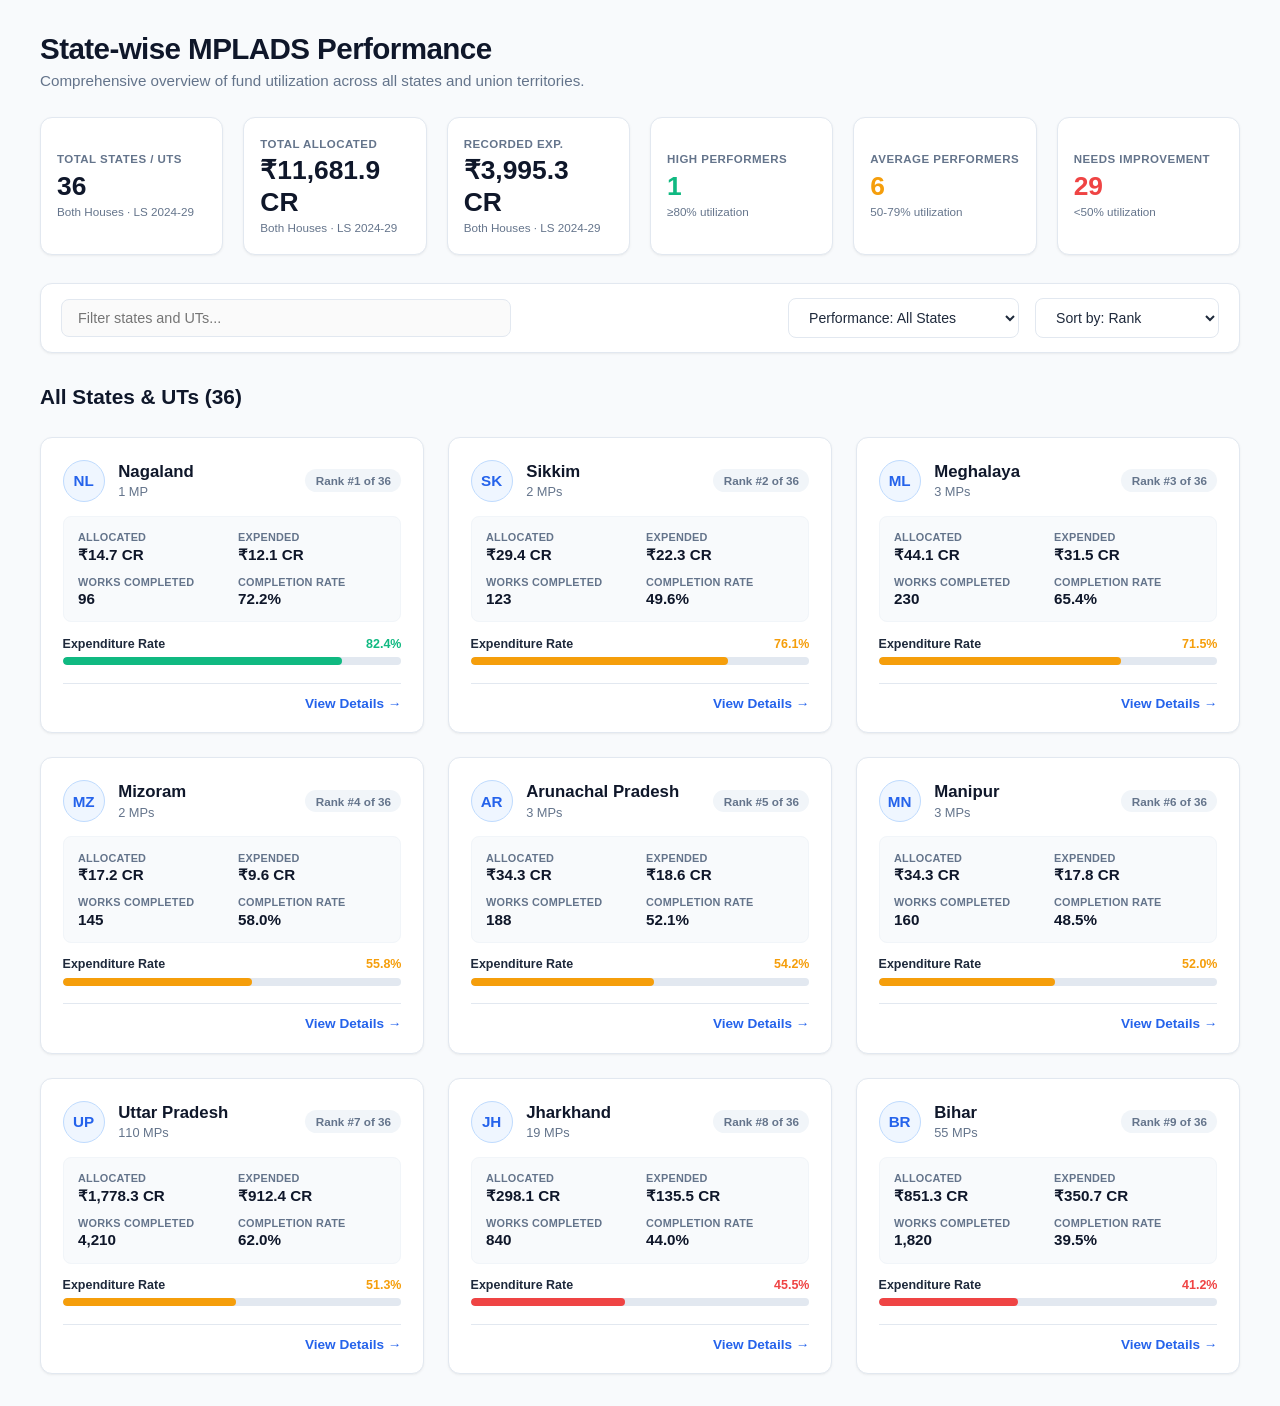
<file: maps.html>
<!DOCTYPE html>
<html lang="en">
<head>
    <meta charset="UTF-8">
    <meta name="viewport" content="width=device-width, initial-scale=1.0">
    <title>CivicLens AI - State-wise Performance</title>
    <style>
        :root {
            --bg-color: #f8fafc;
            --card-bg: #ffffff;
            --primary: #0f172a;
            --accent: #2563eb;
            --accent-hover: #1d4ed8;
            --text-main: #1e293b;
            --text-muted: #64748b;
            --border: #e2e8f0;
            --success: #10b981;
            --warning: #f59e0b;
            --danger: #ef4444;
            --shadow: 0 1px 3px 0 rgba(0, 0, 0, 0.05), 0 1px 2px -1px rgba(0, 0, 0, 0.05);
            --shadow-hover: 0 10px 15px -3px rgba(0, 0, 0, 0.08), 0 4px 6px -2px rgba(0, 0, 0, 0.04);
        }

        * {
            box-sizing: border-box;
            margin: 0;
            padding: 0;
            font-family: -apple-system, BlinkMacSystemFont, "Segoe UI", Roboto, sans-serif;
        }

        body {
            background-color: var(--bg-color);
            color: var(--text-main);
            width: 100vw;
            min-height: 100vh;
            overflow-x: hidden;
        }

        /* Symmetric Layout Container */
        .app-wrapper {
            width: 100%;
            max-width: 1440px;
            margin: 0 auto;
            padding: 2rem 2.5rem;
            display: flex;
            flex-direction: column;
            gap: 1.75rem;
        }

        /* Page Header */
        .page-header {
            display: flex;
            flex-direction: column;
            gap: 0.35rem;
        }

        .page-header h1 {
            font-size: 1.85rem;
            font-weight: 700;
            color: var(--primary);
            letter-spacing: -0.02em;
        }

        .page-header p {
            color: var(--text-muted);
            font-size: 0.95rem;
        }

        /* Perfectly Balanced Top KPI Row */
        .kpi-grid {
            display: grid;
            grid-template-columns: repeat(6, 1fr);
            gap: 1.25rem;
            width: 100%;
        }

        .kpi-card {
            background: var(--card-bg);
            border: 1px solid var(--border);
            border-radius: 12px;
            padding: 1.25rem 1rem;
            box-shadow: var(--shadow);
            display: flex;
            flex-direction: column;
            justify-content: center;
            transition: transform 0.2s ease, box-shadow 0.2s ease;
        }

        .kpi-card:hover {
            transform: translateY(-2px);
            box-shadow: var(--shadow-hover);
        }

        .kpi-title {
            font-size: 0.72rem;
            color: var(--text-muted);
            font-weight: 700;
            text-transform: uppercase;
            letter-spacing: 0.04em;
        }

        .kpi-value {
            font-size: 1.65rem;
            font-weight: 700;
            color: var(--primary);
            margin: 0.35rem 0 0.15rem 0;
            line-height: 1.2;
        }

        .kpi-sub {
            font-size: 0.73rem;
            color: var(--text-muted);
            white-space: nowrap;
        }

        /* Symmetric Search & Controls Bar */
        .filter-bar {
            background: var(--card-bg);
            border: 1px solid var(--border);
            border-radius: 12px;
            padding: 0.85rem 1.25rem;
            display: flex;
            gap: 1rem;
            align-items: center;
            justify-content: space-between;
            box-shadow: var(--shadow);
        }

        .search-box {
            flex: 1;
            max-width: 450px;
        }

        .search-box input {
            width: 100%;
            padding: 0.65rem 1rem;
            border: 1px solid var(--border);
            border-radius: 8px;
            outline: none;
            font-size: 0.9rem;
            transition: border-color 0.2s, box-shadow 0.2s;
            background: #fafafa;
        }

        .search-box input:focus {
            border-color: var(--accent);
            background: #ffffff;
            box-shadow: 0 0 0 3px rgba(37, 99, 235, 0.1);
        }

        .filter-controls {
            display: flex;
            gap: 1rem;
            align-items: center;
        }

        .select-control select {
            padding: 0.65rem 1rem;
            border: 1px solid var(--border);
            border-radius: 8px;
            background: white;
            color: var(--text-main);
            font-size: 0.88rem;
            font-weight: 500;
            outline: none;
            cursor: pointer;
            transition: border-color 0.2s;
        }

        .select-control select:focus {
            border-color: var(--accent);
        }

        /* Section Title */
        .section-header {
            font-size: 1.3rem;
            font-weight: 700;
            color: var(--primary);
            margin-top: 0.25rem;
        }

        /* 3-Column Balanced State Cards Grid */
        .state-grid {
            display: grid;
            grid-template-columns: repeat(3, 1fr);
            gap: 1.5rem;
            width: 100%;
        }

        .state-card {
            background: var(--card-bg);
            border: 1px solid var(--border);
            border-radius: 12px;
            padding: 1.35rem;
            box-shadow: var(--shadow);
            display: flex;
            flex-direction: column;
            justify-content: space-between;
            gap: 1.1rem;
            transition: transform 0.25 ease, box-shadow 0.25s ease, border-color 0.25s ease;
        }

        .state-card:hover {
            transform: translateY(-4px);
            box-shadow: var(--shadow-hover);
            border-color: var(--accent);
        }

        .state-header {
            display: flex;
            align-items: center;
            justify-content: space-between;
        }

        .state-title-area {
            display: flex;
            align-items: center;
            gap: 0.85rem;
        }

        .state-icon {
            width: 42px;
            height: 42px;
            border-radius: 50%;
            background: #eff6ff;
            color: var(--accent);
            display: flex;
            align-items: center;
            justify-content: center;
            font-weight: 700;
            font-size: 0.95rem;
            border: 1px solid #bfdbfe;
            flex-shrink: 0;
        }

        .state-info h3 {
            font-size: 1.05rem;
            font-weight: 700;
            color: var(--primary);
            line-height: 1.2;
        }

        .state-info p {
            font-size: 0.8rem;
            color: var(--text-muted);
            margin-top: 0.15rem;
        }

        .rank-badge {
            font-size: 0.73rem;
            font-weight: 600;
            padding: 0.3rem 0.65rem;
            background: #f1f5f9;
            color: var(--text-muted);
            border-radius: 20px;
            white-space: nowrap;
        }

        /* Clean Metrics Grid inside State Card */
        .state-metrics {
            display: grid;
            grid-template-columns: 1fr 1fr;
            gap: 0.75rem;
            background: #f8fafc;
            padding: 0.9rem;
            border-radius: 8px;
            border: 1px solid #f1f5f9;
        }

        .metric-item {
            display: flex;
            flex-direction: column;
        }

        .metric-label {
            font-size: 0.68rem;
            color: var(--text-muted);
            text-transform: uppercase;
            font-weight: 600;
            letter-spacing: 0.02em;
        }

        .metric-val {
            font-size: 0.95rem;
            font-weight: 700;
            color: var(--primary);
            margin-top: 0.15rem;
        }

        /* Progress Bar Styling */
        .progress-container {
            display: flex;
            flex-direction: column;
            gap: 0.4rem;
        }

        .progress-header {
            display: flex;
            justify-content: space-between;
            font-size: 0.78rem;
            font-weight: 600;
        }

        .progress-bar {
            height: 8px;
            width: 100%;
            background: #e2e8f0;
            border-radius: 4px;
            overflow: hidden;
        }

        .progress-fill {
            height: 100%;
            border-radius: 4px;
            transition: width 0.4s ease;
        }

        /* Action Link */
        .card-footer {
            padding-top: 0.75rem;
            border-top: 1px solid var(--border);
            display: flex;
            justify-content: flex-end;
        }

        .explore-btn {
            display: inline-flex;
            align-items: center;
            gap: 0.35rem;
            color: var(--accent);
            text-decoration: none;
            font-size: 0.85rem;
            font-weight: 600;
            transition: color 0.2s ease, transform 0.2s ease;
        }

        .explore-btn:hover {
            color: var(--accent-hover);
            transform: translateX(3px);
        }

        /* Responsive Breakpoints for Symmetrical Adaptation */
        @media (max-width: 1200px) {
            .kpi-grid {
                grid-template-columns: repeat(3, 1fr);
            }
            .state-grid {
                grid-template-columns: repeat(2, 1fr);
            }
        }

        @media (max-width: 768px) {
            .app-wrapper {
                padding: 1.25rem;
            }
            .kpi-grid {
                grid-template-columns: repeat(2, 1fr);
            }
            .state-grid {
                grid-template-columns: 1fr;
            }
            .filter-bar {
                flex-direction: column;
                align-items: stretch;
            }
            .search-box {
                max-width: 100%;
            }
            .filter-controls {
                justify-content: space-between;
            }
        }
    </style>
</head>
<body>

    <div class="app-wrapper">
        <header class="page-header">
            <h1>State-wise MPLADS Performance</h1>
            <p>Comprehensive overview of fund utilization across all states and union territories.</p>
        </header>

        <div class="kpi-grid">
            <div class="kpi-card">
                <div class="kpi-title">Total States / UTs</div>
                <div class="kpi-value">36</div>
                <div class="kpi-sub">Both Houses · LS 2024-29</div>
            </div>
            <div class="kpi-card">
                <div class="kpi-title">Total Allocated</div>
                <div class="kpi-value">₹11,681.9 CR</div>
                <div class="kpi-sub">Both Houses · LS 2024-29</div>
            </div>
            <div class="kpi-card">
                <div class="kpi-title">Recorded Exp.</div>
                <div class="kpi-value">₹3,995.3 CR</div>
                <div class="kpi-sub">Both Houses · LS 2024-29</div>
            </div>
            <div class="kpi-card">
                <div class="kpi-title">High Performers</div>
                <div class="kpi-value" style="color: var(--success);">1</div>
                <div class="kpi-sub">≥80% utilization</div>
            </div>
            <div class="kpi-card">
                <div class="kpi-title">Average Performers</div>
                <div class="kpi-value" style="color: var(--warning);">6</div>
                <div class="kpi-sub">50-79% utilization</div>
            </div>
            <div class="kpi-card">
                <div class="kpi-title">Needs Improvement</div>
                <div class="kpi-value" style="color: var(--danger);">29</div>
                <div class="kpi-sub">&lt;50% utilization</div>
            </div>
        </div>

        <div class="filter-bar">
            <div class="search-box">
                <input type="text" id="searchInput" placeholder="Filter states and UTs..." onkeyup="filterStates()">
            </div>
            <div class="filter-controls">
                <div class="select-control">
                    <select id="performanceFilter" onchange="filterStates()">
                        <option value="all">Performance: All States</option>
                        <option value="high">High (&ge;80%)</option>
                        <option value="avg">Average (50-79%)</option>
                        <option value="low">Needs Improvement (&lt;50%)</option>
                    </select>
                </div>
                <div class="select-control">
                    <select id="sortFilter" onchange="sortStates()">
                        <option value="rank">Sort by: Rank</option>
                        <option value="util">Sort by: Utilization %</option>
                    </select>
                </div>
            </div>
        </div>

        <h2 class="section-header">All States & UTs (36)</h2>

        <div class="state-grid" id="stateGrid">

            <div class="state-card" data-name="Nagaland" data-level="high" data-util="82.4" data-rank="1">
                <div>
                    <div class="state-header">
                        <div class="state-title-area">
                            <div class="state-icon">NL</div>
                            <div class="state-info">
                                <h3>Nagaland</h3>
                                <p>1 MP</p>
                            </div>
                        </div>
                        <span class="rank-badge">Rank #1 of 36</span>
                    </div>
                    <div class="state-metrics" style="margin-top: 0.9rem;">
                        <div class="metric-item"><span class="metric-label">Allocated</span><span class="metric-val">₹14.7 CR</span></div>
                        <div class="metric-item"><span class="metric-label">Expended</span><span class="metric-val">₹12.1 CR</span></div>
                        <div class="metric-item"><span class="metric-label">Works Completed</span><span class="metric-val">96</span></div>
                        <div class="metric-item"><span class="metric-label">Completion Rate</span><span class="metric-val">72.2%</span></div>
                    </div>
                    <div class="progress-container" style="margin-top: 0.9rem;">
                        <div class="progress-header"><span>Expenditure Rate</span><span style="color: var(--success);">82.4%</span></div>
                        <div class="progress-bar"><div class="progress-fill" style="width: 82.4%; background: var(--success);"></div></div>
                    </div>
                </div>
                <div class="card-footer">
                    <a href="mps.html?state=Nagaland" class="explore-btn">View Details &rarr;</a>
                </div>
            </div>

            <div class="state-card" data-name="Sikkim" data-level="avg" data-util="76.1" data-rank="2">
                <div>
                    <div class="state-header">
                        <div class="state-title-area">
                            <div class="state-icon">SK</div>
                            <div class="state-info">
                                <h3>Sikkim</h3>
                                <p>2 MPs</p>
                            </div>
                        </div>
                        <span class="rank-badge">Rank #2 of 36</span>
                    </div>
                    <div class="state-metrics" style="margin-top: 0.9rem;">
                        <div class="metric-item"><span class="metric-label">Allocated</span><span class="metric-val">₹29.4 CR</span></div>
                        <div class="metric-item"><span class="metric-label">Expended</span><span class="metric-val">₹22.3 CR</span></div>
                        <div class="metric-item"><span class="metric-label">Works Completed</span><span class="metric-val">123</span></div>
                        <div class="metric-item"><span class="metric-label">Completion Rate</span><span class="metric-val">49.6%</span></div>
                    </div>
                    <div class="progress-container" style="margin-top: 0.9rem;">
                        <div class="progress-header"><span>Expenditure Rate</span><span style="color: var(--warning);">76.1%</span></div>
                        <div class="progress-bar"><div class="progress-fill" style="width: 76.1%; background: var(--warning);"></div></div>
                    </div>
                </div>
                <div class="card-footer">
                    <a href="mps.html?state=Sikkim" class="explore-btn">View Details &rarr;</a>
                </div>
            </div>

            <div class="state-card" data-name="Meghalaya" data-level="avg" data-util="71.5" data-rank="3">
                <div>
                    <div class="state-header">
                        <div class="state-title-area">
                            <div class="state-icon">ML</div>
                            <div class="state-info">
                                <h3>Meghalaya</h3>
                                <p>3 MPs</p>
                            </div>
                        </div>
                        <span class="rank-badge">Rank #3 of 36</span>
                    </div>
                    <div class="state-metrics" style="margin-top: 0.9rem;">
                        <div class="metric-item"><span class="metric-label">Allocated</span><span class="metric-val">₹44.1 CR</span></div>
                        <div class="metric-item"><span class="metric-label">Expended</span><span class="metric-val">₹31.5 CR</span></div>
                        <div class="metric-item"><span class="metric-label">Works Completed</span><span class="metric-val">230</span></div>
                        <div class="metric-item"><span class="metric-label">Completion Rate</span><span class="metric-val">65.4%</span></div>
                    </div>
                    <div class="progress-container" style="margin-top: 0.9rem;">
                        <div class="progress-header"><span>Expenditure Rate</span><span style="color: var(--warning);">71.5%</span></div>
                        <div class="progress-bar"><div class="progress-fill" style="width: 71.5%; background: var(--warning);"></div></div>
                    </div>
                </div>
                <div class="card-footer">
                    <a href="mps.html?state=Meghalaya" class="explore-btn">View Details &rarr;</a>
                </div>
            </div>

            <div class="state-card" data-name="Mizoram" data-level="avg" data-util="55.8" data-rank="4">
                <div>
                    <div class="state-header">
                        <div class="state-title-area">
                            <div class="state-icon">MZ</div>
                            <div class="state-info">
                                <h3>Mizoram</h3>
                                <p>2 MPs</p>
                            </div>
                        </div>
                        <span class="rank-badge">Rank #4 of 36</span>
                    </div>
                    <div class="state-metrics" style="margin-top: 0.9rem;">
                        <div class="metric-item"><span class="metric-label">Allocated</span><span class="metric-val">₹17.2 CR</span></div>
                        <div class="metric-item"><span class="metric-label">Expended</span><span class="metric-val">₹9.6 CR</span></div>
                        <div class="metric-item"><span class="metric-label">Works Completed</span><span class="metric-val">145</span></div>
                        <div class="metric-item"><span class="metric-label">Completion Rate</span><span class="metric-val">58.0%</span></div>
                    </div>
                    <div class="progress-container" style="margin-top: 0.9rem;">
                        <div class="progress-header"><span>Expenditure Rate</span><span style="color: var(--warning);">55.8%</span></div>
                        <div class="progress-bar"><div class="progress-fill" style="width: 55.8%; background: var(--warning);"></div></div>
                    </div>
                </div>
                <div class="card-footer">
                    <a href="mps.html?state=Mizoram" class="explore-btn">View Details &rarr;</a>
                </div>
            </div>

            <div class="state-card" data-name="Arunachal Pradesh" data-level="avg" data-util="54.2" data-rank="5">
                <div>
                    <div class="state-header">
                        <div class="state-title-area">
                            <div class="state-icon">AR</div>
                            <div class="state-info">
                                <h3>Arunachal Pradesh</h3>
                                <p>3 MPs</p>
                            </div>
                        </div>
                        <span class="rank-badge">Rank #5 of 36</span>
                    </div>
                    <div class="state-metrics" style="margin-top: 0.9rem;">
                        <div class="metric-item"><span class="metric-label">Allocated</span><span class="metric-val">₹34.3 CR</span></div>
                        <div class="metric-item"><span class="metric-label">Expended</span><span class="metric-val">₹18.6 CR</span></div>
                        <div class="metric-item"><span class="metric-label">Works Completed</span><span class="metric-val">188</span></div>
                        <div class="metric-item"><span class="metric-label">Completion Rate</span><span class="metric-val">52.1%</span></div>
                    </div>
                    <div class="progress-container" style="margin-top: 0.9rem;">
                        <div class="progress-header"><span>Expenditure Rate</span><span style="color: var(--warning);">54.2%</span></div>
                        <div class="progress-bar"><div class="progress-fill" style="width: 54.2%; background: var(--warning);"></div></div>
                    </div>
                </div>
                <div class="card-footer">
                    <a href="mps.html?state=Arunachal+Pradesh" class="explore-btn">View Details &rarr;</a>
                </div>
            </div>

            <div class="state-card" data-name="Manipur" data-level="avg" data-util="52.0" data-rank="6">
                <div>
                    <div class="state-header">
                        <div class="state-title-area">
                            <div class="state-icon">MN</div>
                            <div class="state-info">
                                <h3>Manipur</h3>
                                <p>3 MPs</p>
                            </div>
                        </div>
                        <span class="rank-badge">Rank #6 of 36</span>
                    </div>
                    <div class="state-metrics" style="margin-top: 0.9rem;">
                        <div class="metric-item"><span class="metric-label">Allocated</span><span class="metric-val">₹34.3 CR</span></div>
                        <div class="metric-item"><span class="metric-label">Expended</span><span class="metric-val">₹17.8 CR</span></div>
                        <div class="metric-item"><span class="metric-label">Works Completed</span><span class="metric-val">160</span></div>
                        <div class="metric-item"><span class="metric-label">Completion Rate</span><span class="metric-val">48.5%</span></div>
                    </div>
                    <div class="progress-container" style="margin-top: 0.9rem;">
                        <div class="progress-header"><span>Expenditure Rate</span><span style="color: var(--warning);">52.0%</span></div>
                        <div class="progress-bar"><div class="progress-fill" style="width: 52%; background: var(--warning);"></div></div>
                    </div>
                </div>
                <div class="card-footer">
                    <a href="mps.html?state=Manipur" class="explore-btn">View Details &rarr;</a>
                </div>
            </div>

            <div class="state-card" data-name="Uttar Pradesh" data-level="low" data-util="51.3" data-rank="7">
                <div>
                    <div class="state-header">
                        <div class="state-title-area">
                            <div class="state-icon">UP</div>
                            <div class="state-info">
                                <h3>Uttar Pradesh</h3>
                                <p>110 MPs</p>
                            </div>
                        </div>
                        <span class="rank-badge">Rank #7 of 36</span>
                    </div>
                    <div class="state-metrics" style="margin-top: 0.9rem;">
                        <div class="metric-item"><span class="metric-label">Allocated</span><span class="metric-val">₹1,778.3 CR</span></div>
                        <div class="metric-item"><span class="metric-label">Expended</span><span class="metric-val">₹912.4 CR</span></div>
                        <div class="metric-item"><span class="metric-label">Works Completed</span><span class="metric-val">4,210</span></div>
                        <div class="metric-item"><span class="metric-label">Completion Rate</span><span class="metric-val">62.0%</span></div>
                    </div>
                    <div class="progress-container" style="margin-top: 0.9rem;">
                        <div class="progress-header"><span>Expenditure Rate</span><span style="color: var(--warning);">51.3%</span></div>
                        <div class="progress-bar"><div class="progress-fill" style="width: 51.3%; background: var(--warning);"></div></div>
                    </div>
                </div>
                <div class="card-footer">
                    <a href="mps.html?state=Uttar+Pradesh" class="explore-btn">View Details &rarr;</a>
                </div>
            </div>

            <div class="state-card" data-name="Jharkhand" data-level="low" data-util="45.5" data-rank="8">
                <div>
                    <div class="state-header">
                        <div class="state-title-area">
                            <div class="state-icon">JH</div>
                            <div class="state-info">
                                <h3>Jharkhand</h3>
                                <p>19 MPs</p>
                            </div>
                        </div>
                        <span class="rank-badge">Rank #8 of 36</span>
                    </div>
                    <div class="state-metrics" style="margin-top: 0.9rem;">
                        <div class="metric-item"><span class="metric-label">Allocated</span><span class="metric-val">₹298.1 CR</span></div>
                        <div class="metric-item"><span class="metric-label">Expended</span><span class="metric-val">₹135.5 CR</span></div>
                        <div class="metric-item"><span class="metric-label">Works Completed</span><span class="metric-val">840</span></div>
                        <div class="metric-item"><span class="metric-label">Completion Rate</span><span class="metric-val">44.0%</span></div>
                    </div>
                    <div class="progress-container" style="margin-top: 0.9rem;">
                        <div class="progress-header"><span>Expenditure Rate</span><span style="color: var(--danger);">45.5%</span></div>
                        <div class="progress-bar"><div class="progress-fill" style="width: 45.5%; background: var(--danger);"></div></div>
                    </div>
                </div>
                <div class="card-footer">
                    <a href="mps.html?state=Jharkhand" class="explore-btn">View Details &rarr;</a>
                </div>
            </div>

            <div class="state-card" data-name="Bihar" data-level="low" data-util="41.2" data-rank="9">
                <div>
                    <div class="state-header">
                        <div class="state-title-area">
                            <div class="state-icon">BR</div>
                            <div class="state-info">
                                <h3>Bihar</h3>
                                <p>55 MPs</p>
                            </div>
                        </div>
                        <span class="rank-badge">Rank #9 of 36</span>
                    </div>
                    <div class="state-metrics" style="margin-top: 0.9rem;">
                        <div class="metric-item"><span class="metric-label">Allocated</span><span class="metric-val">₹851.3 CR</span></div>
                        <div class="metric-item"><span class="metric-label">Expended</span><span class="metric-val">₹350.7 CR</span></div>
                        <div class="metric-item"><span class="metric-label">Works Completed</span><span class="metric-val">1,820</span></div>
                        <div class="metric-item"><span class="metric-label">Completion Rate</span><span class="metric-val">39.5%</span></div>
                    </div>
                    <div class="progress-container" style="margin-top: 0.9rem;">
                        <div class="progress-header"><span>Expenditure Rate</span><span style="color: var(--danger);">41.2%</span></div>
                        <div class="progress-bar"><div class="progress-fill" style="width: 41.2%; background: var(--danger);"></div></div>
                    </div>
                </div>
                <div class="card-footer">
                    <a href="mps.html?state=Bihar" class="explore-btn">View Details &rarr;</a>
                </div>
            </div>

        </div>
    </div>

    <script>
        function filterStates() {
            const searchVal = document.getElementById('searchInput').value.toLowerCase();
            const perfVal = document.getElementById('performanceFilter').value;
            const cards = document.querySelectorAll('.state-card');

            cards.forEach(card => {
                const name = card.getAttribute('data-name').toLowerCase();
                const level = card.getAttribute('data-level');

                const matchesSearch = name.includes(searchVal);
                const matchesPerf = (perfVal === 'all') || (level === perfVal);

                if (matchesSearch && matchesPerf) {
                    card.style.display = 'flex';
                } else {
                    card.style.display = 'none';
                }
            });
        }

        function sortStates() {
            const sortBy = document.getElementById('sortFilter').value;
            const container = document.getElementById('stateGrid');
            const cards = Array.from(container.querySelectorAll('.state-card'));

            cards.sort((a, b) => {
                if (sortBy === 'util') {
                    return parseFloat(b.getAttribute('data-util')) - parseFloat(a.getAttribute('data-util'));
                } else {
                    return parseInt(a.getAttribute('data-rank')) - parseInt(b.getAttribute('data-rank'));
                }
            });

            cards.forEach(card => container.appendChild(card));
        }
    </script>
</body>
</html>
</file>
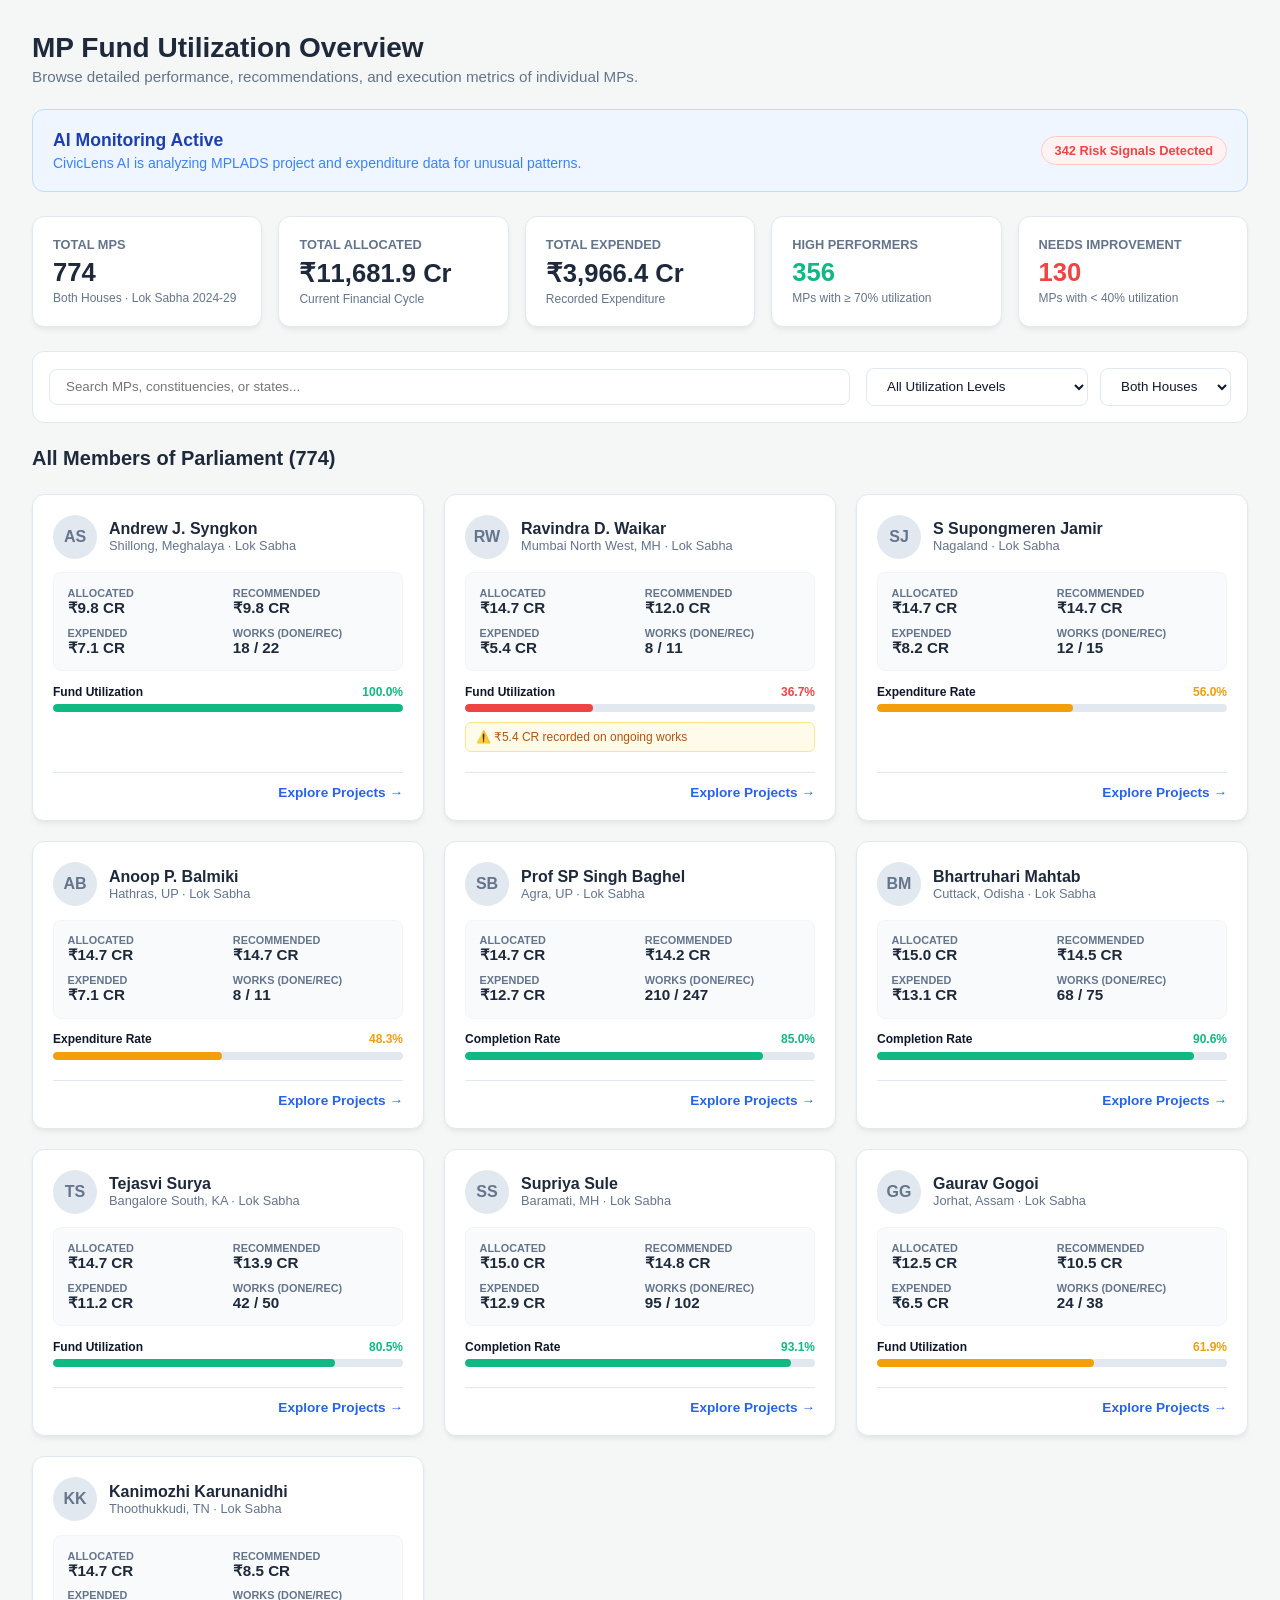
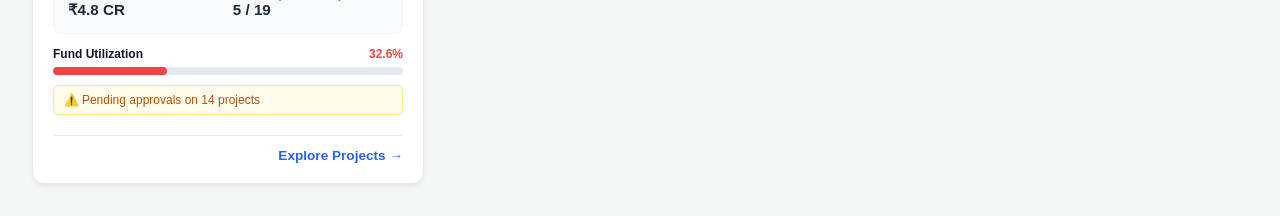
<file: mps.html>
<!DOCTYPE html>
<html lang="en">
<head>
    <meta charset="UTF-8">
    <meta name="viewport" content="width=device-width, initial-scale=1.0">
    <title>CivicLens AI - MP Utilization</title>
    <style>
        :root {
            --bg-color: #f4f7f6;
            --card-bg: #ffffff;
            --primary: #1e293b;
            --accent: #2563eb;
            --accent-hover: #1d4ed8;
            --text-main: #0f172a;
            --text-muted: #64748b;
            --border: #e2e8f0;
            --success: #10b981;
            --warning: #f59e0b;
            --danger: #ef4444;
            --shadow: 0 4px 6px -1px rgba(0, 0, 0, 0.05), 0 2px 4px -1px rgba(0, 0, 0, 0.03);
            --shadow-hover: 0 10px 15px -3px rgba(0, 0, 0, 0.08), 0 4px 6px -2px rgba(0, 0, 0, 0.04);
        }

        * {
            box-sizing: border-box;
            margin: 0;
            padding: 0;
            font-family: 'Segoe UI', -apple-system, BlinkMacSystemFont, Roboto, sans-serif;
        }

        body {
            background-color: var(--bg-color);
            color: var(--text-main);
            padding: 2rem;
            display: flex;
            justify-content: center;
        }

        .container {
            width: 100%;
            max-width: 1280px;
            display: flex;
            flex-direction: column;
            gap: 1.5rem;
        }

        /* Header Section */
        .page-header {
            display: flex;
            flex-direction: column;
            gap: 0.25rem;
        }

        .page-header h1 {
            font-size: 1.75rem;
            font-weight: 700;
            color: var(--primary);
        }

        .page-header p {
            color: var(--text-muted);
            font-size: 0.95rem;
        }

        /* Banner Card */
        .status-banner {
            background-color: #eff6ff;
            border: 1px solid #bfdbfe;
            border-radius: 12px;
            padding: 1.25rem;
            display: flex;
            align-items: center;
            justify-content: space-between;
            flex-wrap: wrap;
            gap: 1rem;
        }

        .banner-info h2 {
            font-size: 1.1rem;
            color: #1e40af;
            display: flex;
            align-items: center;
            gap: 0.5rem;
        }

        .banner-info p {
            color: #3b82f6;
            font-size: 0.875rem;
            margin-top: 0.25rem;
        }

        .badge-container {
            display: flex;
            gap: 0.75rem;
        }

        .badge {
            background: #ffffff;
            padding: 0.4rem 0.8rem;
            border-radius: 20px;
            font-size: 0.8rem;
            font-weight: 600;
            border: 1px solid #dbeafe;
        }

        .badge.danger {
            color: var(--danger);
            border-color: #fecaca;
            background: #fef2f2;
        }

        /* KPI Cards Grid */
        .kpi-grid {
            display: grid;
            grid-template-columns: repeat(auto-fit, minmax(200px, 1fr));
            gap: 1rem;
        }

        .kpi-card {
            background: var(--card-bg);
            border: 1px solid var(--border);
            border-radius: 12px;
            padding: 1.25rem;
            box-shadow: var(--shadow);
            transition: transform 0.2s ease, box-shadow 0.2s ease;
        }

        .kpi-card:hover {
            transform: translateY(-2px);
            box-shadow: var(--shadow-hover);
        }

        .kpi-title {
            font-size: 0.8rem;
            color: var(--text-muted);
            font-weight: 600;
            text-transform: uppercase;
        }

        .kpi-value {
            font-size: 1.6rem;
            font-weight: 700;
            color: var(--primary);
            margin: 0.4rem 0 0.2rem 0;
        }

        .kpi-sub {
            font-size: 0.75rem;
            color: var(--text-muted);
        }

        /* Filters Section */
        .filter-bar {
            background: var(--card-bg);
            border: 1px solid var(--border);
            border-radius: 12px;
            padding: 1rem;
            display: flex;
            flex-wrap: wrap;
            gap: 1rem;
            align-items: center;
            justify-content: space-between;
        }

        .search-box {
            flex: 1;
            min-width: 250px;
        }

        .search-box input {
            width: 100%;
            padding: 0.6rem 1rem;
            border: 1px solid var(--border);
            border-radius: 8px;
            outline: none;
            transition: border-color 0.2s;
        }

        .search-box input:focus {
            border-color: var(--accent);
        }

        .filter-controls {
            display: flex;
            gap: 0.75rem;
            flex-wrap: wrap;
        }

        .select-control select {
            padding: 0.6rem 1rem;
            border: 1px solid var(--border);
            border-radius: 8px;
            background: white;
            color: var(--text-main);
            outline: none;
            cursor: pointer;
        }

        /* Section Header */
        .section-header {
            font-size: 1.25rem;
            font-weight: 600;
            color: var(--primary);
        }

        /* MP Cards Grid */
        .mp-grid {
            display: grid;
            grid-template-columns: repeat(auto-fill, minmax(320px, 1fr));
            gap: 1.25rem;
        }

        .mp-card {
            background: var(--card-bg);
            border: 1px solid var(--border);
            border-radius: 12px;
            padding: 1.25rem;
            box-shadow: var(--shadow);
            display: flex;
            flex-direction: column;
            justify-content: space-between;
            gap: 1rem;
            transition: transform 0.2s ease, box-shadow 0.2s ease, border-color 0.2s;
        }

        .mp-card:hover {
            transform: translateY(-4px);
            box-shadow: var(--shadow-hover);
            border-color: var(--accent);
        }

        .mp-header {
            display: flex;
            align-items: center;
            gap: 0.75rem;
        }

        .avatar {
            width: 44px;
            height: 44px;
            border-radius: 50%;
            background: #e2e8f0;
            display: flex;
            align-items: center;
            justify-content: center;
            font-weight: 700;
            color: var(--text-muted);
            flex-shrink: 0;
        }

        .mp-info h3 {
            font-size: 1rem;
            font-weight: 600;
            color: var(--primary);
        }

        .mp-info p {
            font-size: 0.8rem;
            color: var(--text-muted);
        }

        /* Detailed Metrics Grid */
        .mp-metrics {
            display: grid;
            grid-template-columns: 1fr 1fr;
            gap: 0.6rem;
            background: #f8fafc;
            padding: 0.85rem;
            border-radius: 8px;
            border: 1px solid #f1f5f9;
        }

        .metric-item {
            display: flex;
            flex-direction: column;
        }

        .metric-label {
            font-size: 0.68rem;
            color: var(--text-muted);
            text-transform: uppercase;
            font-weight: 600;
        }

        .metric-val {
            font-size: 0.95rem;
            font-weight: 700;
            color: var(--primary);
        }

        /* Progress Bar */
        .progress-container {
            display: flex;
            flex-direction: column;
            gap: 0.35rem;
        }

        .progress-header {
            display: flex;
            justify-content: space-between;
            font-size: 0.75rem;
            font-weight: 600;
        }

        .progress-bar {
            height: 8px;
            width: 100%;
            background: #e2e8f0;
            border-radius: 4px;
            overflow: hidden;
        }

        .progress-fill {
            height: 100%;
            border-radius: 4px;
            transition: width 0.4s ease;
        }

        .status-alert {
            font-size: 0.75rem;
            padding: 0.45rem 0.6rem;
            border-radius: 6px;
            background: #fffbeb;
            color: #b45309;
            border: 1px solid #fde68a;
        }

        /* Explore Projects Button/Link */
        .card-footer {
            margin-top: 0.25rem;
            padding-top: 0.75rem;
            border-top: 1px solid var(--border);
            display: flex;
            justify-content: flex-end;
        }

        .explore-btn {
            display: inline-flex;
            align-items: center;
            gap: 0.35rem;
            color: var(--accent);
            text-decoration: none;
            font-size: 0.85rem;
            font-weight: 600;
            transition: color 0.2s ease, transform 0.2s ease;
        }

        .explore-btn:hover {
            color: var(--accent-hover);
            transform: translateX(3px);
        }
    </style>
</head>
<body>

    <div class="container">
        <!-- Header -->
        <header class="page-header">
            <h1>MP Fund Utilization Overview</h1>
            <p>Browse detailed performance, recommendations, and execution metrics of individual MPs.</p>
        </header>

        <!-- AI Monitoring Banner -->
        <div class="status-banner">
            <div class="banner-info">
                <h2>AI Monitoring Active</h2>
                <p>CivicLens AI is analyzing MPLADS project and expenditure data for unusual patterns.</p>
            </div>
            <div class="badge-container">
                <span class="badge danger">342 Risk Signals Detected</span>
            </div>
        </div>

        <!-- KPI Grid -->
        <div class="kpi-grid">
            <div class="kpi-card">
                <div class="kpi-title">Total MPs</div>
                <div class="kpi-value">774</div>
                <div class="kpi-sub">Both Houses · Lok Sabha 2024-29</div>
            </div>
            <div class="kpi-card">
                <div class="kpi-title">Total Allocated</div>
                <div class="kpi-value">₹11,681.9 Cr</div>
                <div class="kpi-sub">Current Financial Cycle</div>
            </div>
            <div class="kpi-card">
                <div class="kpi-title">Total Expended</div>
                <div class="kpi-value">₹3,966.4 Cr</div>
                <div class="kpi-sub">Recorded Expenditure</div>
            </div>
            <div class="kpi-card">
                <div class="kpi-title">High Performers</div>
                <div class="kpi-value" style="color: var(--success);">356</div>
                <div class="kpi-sub">MPs with ≥ 70% utilization</div>
            </div>
            <div class="kpi-card">
                <div class="kpi-title">Needs Improvement</div>
                <div class="kpi-value" style="color: var(--danger);">130</div>
                <div class="kpi-sub">MPs with &lt; 40% utilization</div>
            </div>
        </div>

        <!-- Filter Bar -->
        <div class="filter-bar">
            <div class="search-box">
                <input type="text" id="searchInput" placeholder="Search MPs, constituencies, or states..." onkeyup="filterCards()">
            </div>
            <div class="filter-controls">
                <div class="select-control">
                    <select id="levelFilter" onchange="filterCards()">
                        <option value="all">All Utilization Levels</option>
                        <option value="high">High (&ge;70%)</option>
                        <option value="avg">Average (40-69%)</option>
                        <option value="low">Needs Improvement (&lt;40%)</option>
                    </select>
                </div>
                <div class="select-control">
                    <select id="houseFilter">
                        <option value="all">Both Houses</option>
                        <option value="lok">Lok Sabha</option>
                        <option value="rajya">Rajya Sabha</option>
                    </select>
                </div>
            </div>
        </div>

        <!-- MP Cards Grid (10 MP Cards with Rich Information) -->
        <h2 class="section-header">All Members of Parliament (774)</h2>
        <div class="mp-grid" id="mpGrid">

            <!-- Card 1 -->
            <div class="mp-card" data-name="Andrew J. Syngkon" data-state="Shillong, Meghalaya" data-level="high">
                <div>
                    <div class="mp-header">
                        <div class="avatar">AS</div>
                        <div class="mp-info">
                            <h3>Andrew J. Syngkon</h3>
                            <p>Shillong, Meghalaya · Lok Sabha</p>
                        </div>
                    </div>
                    <div class="mp-metrics" style="margin-top: 0.85rem;">
                        <div class="metric-item"><span class="metric-label">Allocated</span><span class="metric-val">₹9.8 CR</span></div>
                        <div class="metric-item"><span class="metric-label">Recommended</span><span class="metric-val">₹9.8 CR</span></div>
                        <div class="metric-item"><span class="metric-label">Expended</span><span class="metric-val">₹7.1 CR</span></div>
                        <div class="metric-item"><span class="metric-label">Works (Done/Rec)</span><span class="metric-val">18 / 22</span></div>
                    </div>
                    <div class="progress-container" style="margin-top: 0.85rem;">
                        <div class="progress-header"><span>Fund Utilization</span><span style="color: var(--success);">100.0%</span></div>
                        <div class="progress-bar"><div class="progress-fill" style="width: 100%; background: var(--success);"></div></div>
                    </div>
                </div>
                <div class="card-footer">
                    <a href="projects.html?mp=Andrew+J.+Syngkon" class="explore-btn">Explore Projects &rarr;</a>
                </div>
            </div>

            <!-- Card 2 -->
            <div class="mp-card" data-name="Ravindra Dattaram Waikar" data-state="Mumbai North West, Maharashtra" data-level="low">
                <div>
                    <div class="mp-header">
                        <div class="avatar">RW</div>
                        <div class="mp-info">
                            <h3>Ravindra D. Waikar</h3>
                            <p>Mumbai North West, MH · Lok Sabha</p>
                        </div>
                    </div>
                    <div class="mp-metrics" style="margin-top: 0.85rem;">
                        <div class="metric-item"><span class="metric-label">Allocated</span><span class="metric-val">₹14.7 CR</span></div>
                        <div class="metric-item"><span class="metric-label">Recommended</span><span class="metric-val">₹12.0 CR</span></div>
                        <div class="metric-item"><span class="metric-label">Expended</span><span class="metric-val">₹5.4 CR</span></div>
                        <div class="metric-item"><span class="metric-label">Works (Done/Rec)</span><span class="metric-val">8 / 11</span></div>
                    </div>
                    <div class="progress-container" style="margin-top: 0.85rem;">
                        <div class="progress-header"><span>Fund Utilization</span><span style="color: var(--danger);">36.7%</span></div>
                        <div class="progress-bar"><div class="progress-fill" style="width: 36.7%; background: var(--danger);"></div></div>
                    </div>
                    <div class="status-alert" style="margin-top: 0.6rem;">⚠️ ₹5.4 CR recorded on ongoing works</div>
                </div>
                <div class="card-footer">
                    <a href="projects.html?mp=Ravindra+Dattaram+Waikar" class="explore-btn">Explore Projects &rarr;</a>
                </div>
            </div>

            <!-- Card 3 -->
            <div class="mp-card" data-name="S Supongmeren Jamir" data-state="Nagaland" data-level="avg">
                <div>
                    <div class="mp-header">
                        <div class="avatar">SJ</div>
                        <div class="mp-info">
                            <h3>S Supongmeren Jamir</h3>
                            <p>Nagaland · Lok Sabha</p>
                        </div>
                    </div>
                    <div class="mp-metrics" style="margin-top: 0.85rem;">
                        <div class="metric-item"><span class="metric-label">Allocated</span><span class="metric-val">₹14.7 CR</span></div>
                        <div class="metric-item"><span class="metric-label">Recommended</span><span class="metric-val">₹14.7 CR</span></div>
                        <div class="metric-item"><span class="metric-label">Expended</span><span class="metric-val">₹8.2 CR</span></div>
                        <div class="metric-item"><span class="metric-label">Works (Done/Rec)</span><span class="metric-val">12 / 15</span></div>
                    </div>
                    <div class="progress-container" style="margin-top: 0.85rem;">
                        <div class="progress-header"><span>Expenditure Rate</span><span style="color: var(--warning);">56.0%</span></div>
                        <div class="progress-bar"><div class="progress-fill" style="width: 56%; background: var(--warning);"></div></div>
                    </div>
                </div>
                <div class="card-footer">
                    <a href="projects.html?mp=S+Supongmeren+Jamir" class="explore-btn">Explore Projects &rarr;</a>
                </div>
            </div>

            <!-- Card 4 -->
            <div class="mp-card" data-name="Anoop Pradhan Balmiki" data-state="Hathras, Uttar Pradesh" data-level="avg">
                <div>
                    <div class="mp-header">
                        <div class="avatar">AB</div>
                        <div class="mp-info">
                            <h3>Anoop P. Balmiki</h3>
                            <p>Hathras, UP · Lok Sabha</p>
                        </div>
                    </div>
                    <div class="mp-metrics" style="margin-top: 0.85rem;">
                        <div class="metric-item"><span class="metric-label">Allocated</span><span class="metric-val">₹14.7 CR</span></div>
                        <div class="metric-item"><span class="metric-label">Recommended</span><span class="metric-val">₹14.7 CR</span></div>
                        <div class="metric-item"><span class="metric-label">Expended</span><span class="metric-val">₹7.1 CR</span></div>
                        <div class="metric-item"><span class="metric-label">Works (Done/Rec)</span><span class="metric-val">8 / 11</span></div>
                    </div>
                    <div class="progress-container" style="margin-top: 0.85rem;">
                        <div class="progress-header"><span>Expenditure Rate</span><span style="color: var(--warning);">48.3%</span></div>
                        <div class="progress-bar"><div class="progress-fill" style="width: 48.3%; background: var(--warning);"></div></div>
                    </div>
                </div>
                <div class="card-footer">
                    <a href="projects.html?mp=Anoop+Pradhan+Balmiki" class="explore-btn">Explore Projects &rarr;</a>
                </div>
            </div>

            <!-- Card 5 -->
            <div class="mp-card" data-name="Prof SP Singh Baghel" data-state="Agra, Uttar Pradesh" data-level="high">
                <div>
                    <div class="mp-header">
                        <div class="avatar">SB</div>
                        <div class="mp-info">
                            <h3>Prof SP Singh Baghel</h3>
                            <p>Agra, UP · Lok Sabha</p>
                        </div>
                    </div>
                    <div class="mp-metrics" style="margin-top: 0.85rem;">
                        <div class="metric-item"><span class="metric-label">Allocated</span><span class="metric-val">₹14.7 CR</span></div>
                        <div class="metric-item"><span class="metric-label">Recommended</span><span class="metric-val">₹14.2 CR</span></div>
                        <div class="metric-item"><span class="metric-label">Expended</span><span class="metric-val">₹12.7 CR</span></div>
                        <div class="metric-item"><span class="metric-label">Works (Done/Rec)</span><span class="metric-val">210 / 247</span></div>
                    </div>
                    <div class="progress-container" style="margin-top: 0.85rem;">
                        <div class="progress-header"><span>Completion Rate</span><span style="color: var(--success);">85.0%</span></div>
                        <div class="progress-bar"><div class="progress-fill" style="width: 85%; background: var(--success);"></div></div>
                    </div>
                </div>
                <div class="card-footer">
                    <a href="projects.html?mp=Prof+SP+Singh+Baghel" class="explore-btn">Explore Projects &rarr;</a>
                </div>
            </div>

            <!-- Card 6 -->
            <div class="mp-card" data-name="Shri Bhartruhari Mahtab" data-state="Cuttack, Odisha" data-level="high">
                <div>
                    <div class="mp-header">
                        <div class="avatar">BM</div>
                        <div class="mp-info">
                            <h3>Bhartruhari Mahtab</h3>
                            <p>Cuttack, Odisha · Lok Sabha</p>
                        </div>
                    </div>
                    <div class="mp-metrics" style="margin-top: 0.85rem;">
                        <div class="metric-item"><span class="metric-label">Allocated</span><span class="metric-val">₹15.0 CR</span></div>
                        <div class="metric-item"><span class="metric-label">Recommended</span><span class="metric-val">₹14.5 CR</span></div>
                        <div class="metric-item"><span class="metric-label">Expended</span><span class="metric-val">₹13.1 CR</span></div>
                        <div class="metric-item"><span class="metric-label">Works (Done/Rec)</span><span class="metric-val">68 / 75</span></div>
                    </div>
                    <div class="progress-container" style="margin-top: 0.85rem;">
                        <div class="progress-header"><span>Completion Rate</span><span style="color: var(--success);">90.6%</span></div>
                        <div class="progress-bar"><div class="progress-fill" style="width: 90.6%; background: var(--success);"></div></div>
                    </div>
                </div>
                <div class="card-footer">
                    <a href="projects.html?mp=Bhartruhari+Mahtab" class="explore-btn">Explore Projects &rarr;</a>
                </div>
            </div>

            <!-- Card 7 -->
            <div class="mp-card" data-name="Tejasvi Surya" data-state="Bangalore South, Karnataka" data-level="high">
                <div>
                    <div class="mp-header">
                        <div class="avatar">TS</div>
                        <div class="mp-info">
                            <h3>Tejasvi Surya</h3>
                            <p>Bangalore South, KA · Lok Sabha</p>
                        </div>
                    </div>
                    <div class="mp-metrics" style="margin-top: 0.85rem;">
                        <div class="metric-item"><span class="metric-label">Allocated</span><span class="metric-val">₹14.7 CR</span></div>
                        <div class="metric-item"><span class="metric-label">Recommended</span><span class="metric-val">₹13.9 CR</span></div>
                        <div class="metric-item"><span class="metric-label">Expended</span><span class="metric-val">₹11.2 CR</span></div>
                        <div class="metric-item"><span class="metric-label">Works (Done/Rec)</span><span class="metric-val">42 / 50</span></div>
                    </div>
                    <div class="progress-container" style="margin-top: 0.85rem;">
                        <div class="progress-header"><span>Fund Utilization</span><span style="color: var(--success);">80.5%</span></div>
                        <div class="progress-bar"><div class="progress-fill" style="width: 80.5%; background: var(--success);"></div></div>
                    </div>
                </div>
                <div class="card-footer">
                    <a href="projects.html?mp=Tejasvi+Surya" class="explore-btn">Explore Projects &rarr;</a>
                </div>
            </div>

            <!-- Card 8 -->
            <div class="mp-card" data-name="Supriya Sule" data-state="Baramati, Maharashtra" data-level="high">
                <div>
                    <div class="mp-header">
                        <div class="avatar">SS</div>
                        <div class="mp-info">
                            <h3>Supriya Sule</h3>
                            <p>Baramati, MH · Lok Sabha</p>
                        </div>
                    </div>
                    <div class="mp-metrics" style="margin-top: 0.85rem;">
                        <div class="metric-item"><span class="metric-label">Allocated</span><span class="metric-val">₹15.0 CR</span></div>
                        <div class="metric-item"><span class="metric-label">Recommended</span><span class="metric-val">₹14.8 CR</span></div>
                        <div class="metric-item"><span class="metric-label">Expended</span><span class="metric-val">₹12.9 CR</span></div>
                        <div class="metric-item"><span class="metric-label">Works (Done/Rec)</span><span class="metric-val">95 / 102</span></div>
                    </div>
                    <div class="progress-container" style="margin-top: 0.85rem;">
                        <div class="progress-header"><span>Completion Rate</span><span style="color: var(--success);">93.1%</span></div>
                        <div class="progress-bar"><div class="progress-fill" style="width: 93.1%; background: var(--success);"></div></div>
                    </div>
                </div>
                <div class="card-footer">
                    <a href="projects.html?mp=Supriya+Sule" class="explore-btn">Explore Projects &rarr;</a>
                </div>
            </div>

            <!-- Card 9 -->
            <div class="mp-card" data-name="Gaurav Gogoi" data-state="Jorhat, Assam" data-level="avg">
                <div>
                    <div class="mp-header">
                        <div class="avatar">GG</div>
                        <div class="mp-info">
                            <h3>Gaurav Gogoi</h3>
                            <p>Jorhat, Assam · Lok Sabha</p>
                        </div>
                    </div>
                    <div class="mp-metrics" style="margin-top: 0.85rem;">
                        <div class="metric-item"><span class="metric-label">Allocated</span><span class="metric-val">₹12.5 CR</span></div>
                        <div class="metric-item"><span class="metric-label">Recommended</span><span class="metric-val">₹10.5 CR</span></div>
                        <div class="metric-item"><span class="metric-label">Expended</span><span class="metric-val">₹6.5 CR</span></div>
                        <div class="metric-item"><span class="metric-label">Works (Done/Rec)</span><span class="metric-val">24 / 38</span></div>
                    </div>
                    <div class="progress-container" style="margin-top: 0.85rem;">
                        <div class="progress-header"><span>Fund Utilization</span><span style="color: var(--warning);">61.9%</span></div>
                        <div class="progress-bar"><div class="progress-fill" style="width: 61.9%; background: var(--warning);"></div></div>
                    </div>
                </div>
                <div class="card-footer">
                    <a href="projects.html?mp=Gaurav+Gogoi" class="explore-btn">Explore Projects &rarr;</a>
                </div>
            </div>

            <!-- Card 10 -->
            <div class="mp-card" data-name="Kanimozhi Karunanidhi" data-state="Thoothukkudi, Tamil Nadu" data-level="low">
                <div>
                    <div class="mp-header">
                        <div class="avatar">KK</div>
                        <div class="mp-info">
                            <h3>Kanimozhi Karunanidhi</h3>
                            <p>Thoothukkudi, TN · Lok Sabha</p>
                        </div>
                    </div>
                    <div class="mp-metrics" style="margin-top: 0.85rem;">
                        <div class="metric-item"><span class="metric-label">Allocated</span><span class="metric-val">₹14.7 CR</span></div>
                        <div class="metric-item"><span class="metric-label">Recommended</span><span class="metric-val">₹8.5 CR</span></div>
                        <div class="metric-item"><span class="metric-label">Expended</span><span class="metric-val">₹4.8 CR</span></div>
                        <div class="metric-item"><span class="metric-label">Works (Done/Rec)</span><span class="metric-val">5 / 19</span></div>
                    </div>
                    <div class="progress-container" style="margin-top: 0.85rem;">
                        <div class="progress-header"><span>Fund Utilization</span><span style="color: var(--danger);">32.6%</span></div>
                        <div class="progress-bar"><div class="progress-fill" style="width: 32.6%; background: var(--danger);"></div></div>
                    </div>
                    <div class="status-alert" style="margin-top: 0.6rem;">⚠️ Pending approvals on 14 projects</div>
                </div>
                <div class="card-footer">
                    <a href="projects.html?mp=Kanimozhi+Karunanidhi" class="explore-btn">Explore Projects &rarr;</a>
                </div>
            </div>

        </div>
    </div>

    <!-- Filter JS Script -->
    <script>
        function filterCards() {
            const searchVal = document.getElementById('searchInput').value.toLowerCase();
            const levelVal = document.getElementById('levelFilter').value;
            const cards = document.querySelectorAll('.mp-card');

            cards.forEach(card => {
                const nameAndState = (card.getAttribute('data-name') + " " + card.getAttribute('data-state')).toLowerCase();
                const level = card.getAttribute('data-level');

                const matchesSearch = nameAndState.includes(searchVal);
                const matchesLevel = (levelVal === 'all') || (level === levelVal);

                if (matchesSearch && matchesLevel) {
                    card.style.display = 'flex';
                } else {
                    card.style.display = 'none';
                }
            });
        }
    </script>
</body>
</html>
</file>
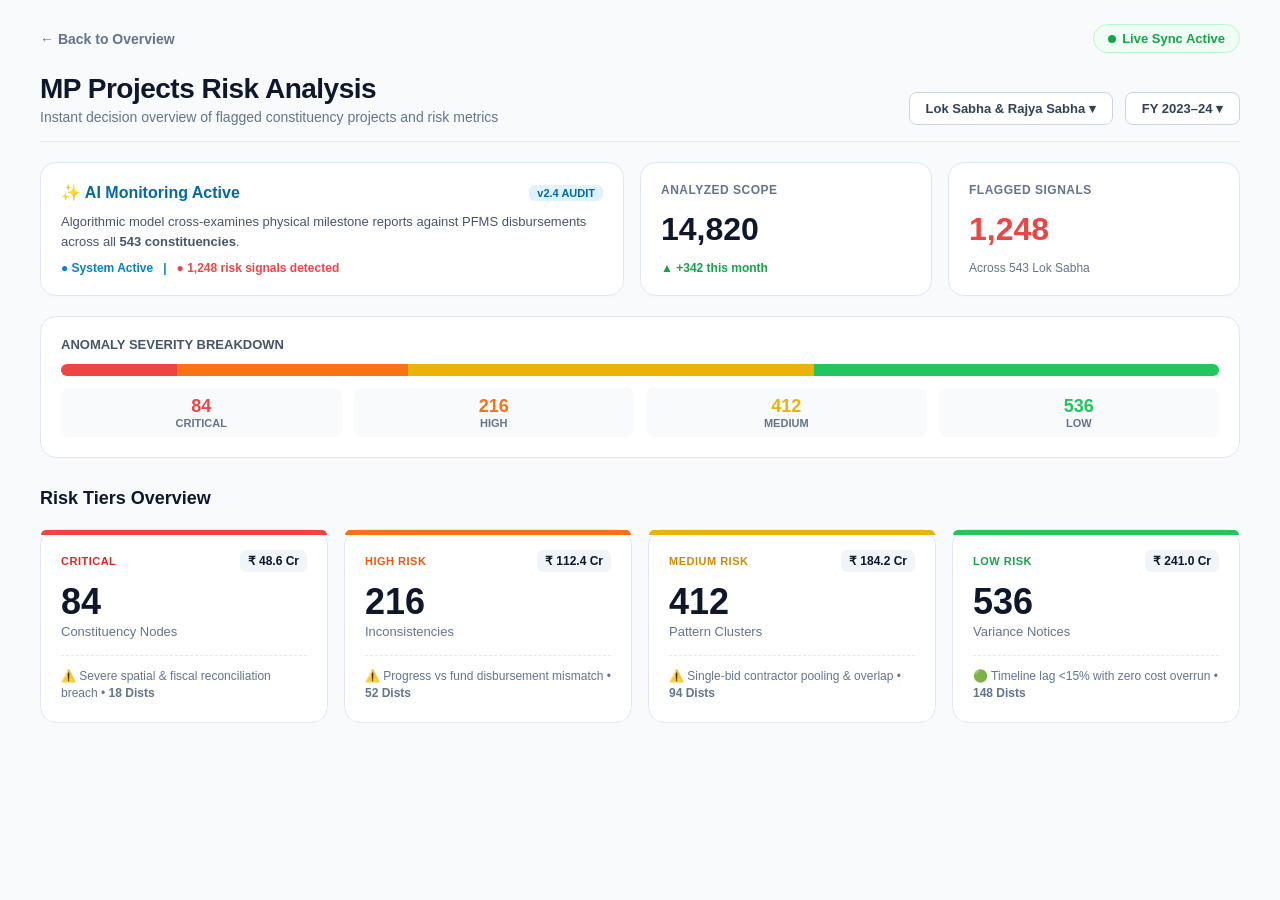
<file: viewrisk.html>
<!DOCTYPE html>
<html lang="en">
<head>
    <meta charset="UTF-8">
    <meta name="viewport" content="width=device-width, initial-scale=1.0">
    <title>MP Projects Risk Analysis Dashboard</title>
    <style>
        * {
            box-sizing: border-box;
            margin: 0;
            padding: 0;
            font-family: -apple-system, BlinkMacSystemFont, "Segoe UI", Roboto, Helvetica, Arial, sans-serif;
            -webkit-font-smoothing: antialiased;
        }

        body {
            background-color: #f8fafc;
            color: #0f172a;
            padding: 24px 40px;
            min-height: 100vh;
        }

        /* Full Width Web Dashboard Container */
        .web-dashboard {
            max-width: 1400px;
            margin: 0 auto;
            display: flex;
            flex-direction: column;
            gap: 20px;
        }

        /* Top Navigation & Actions */
        .top-header {
            display: flex;
            justify-content: space-between;
            align-items: center;
        }

        .back-link {
            font-size: 14px;
            font-weight: 600;
            color: #64748b;
            text-decoration: none;
            cursor: pointer;
            display: flex;
            align-items: center;
            gap: 6px;
            transition: color 0.2s;
        }

        .back-link:hover {
            color: #0284c7;
        }

        .sync-badge {
            display: flex;
            align-items: center;
            gap: 6px;
            font-size: 13px;
            color: #16a34a;
            background: #f0fdf4;
            padding: 6px 14px;
            border-radius: 20px;
            border: 1px solid #bbf7d0;
            font-weight: 600;
        }

        .live-dot {
            width: 8px;
            height: 8px;
            background-color: #16a34a;
            border-radius: 50%;
            animation: pulse-ring 1.5s infinite;
        }

        /* Main Page Heading */
        .page-title {
            display: flex;
            justify-content: space-between;
            align-items: flex-end;
            border-bottom: 1px solid #e2e8f0;
            padding-bottom: 16px;
        }

        .page-title h1 {
            font-size: 28px;
            font-weight: 800;
            color: #0f172a;
            letter-spacing: -0.5px;
        }

        .page-title p {
            font-size: 14px;
            color: #64748b;
            margin-top: 4px;
        }

        .filters-container {
            display: flex;
            gap: 12px;
        }

        .filter-btn {
            background: #ffffff;
            border: 1px solid #cbd5e1;
            padding: 8px 16px;
            border-radius: 8px;
            font-size: 13px;
            font-weight: 600;
            color: #334155;
            cursor: pointer;
        }

        /* Top Split Banner & Key Metrics */
        .overview-row {
            display: grid;
            grid-template-columns: 2fr 1fr 1fr;
            gap: 16px;
        }

        .ai-status-card {
            background: #ffffff;
            border: 1px solid #e2e8f0;
            border-radius: 16px;
            padding: 20px;
            display: flex;
            flex-direction: column;
            justify-content: space-between;
            box-shadow: 0 1px 3px rgba(0,0,0,0.02);
        }

        .ai-title {
            display: flex;
            justify-content: space-between;
            align-items: center;
            font-size: 16px;
            font-weight: 700;
            color: #0369a1;
        }

        .audit-tag {
            font-size: 11px;
            background: #e0f2fe;
            color: #0369a1;
            padding: 2px 8px;
            border-radius: 6px;
            font-weight: 700;
        }

        .ai-desc {
            font-size: 13px;
            color: #475569;
            margin: 10px 0;
            line-height: 1.5;
        }

        .metric-card {
            background: #ffffff;
            border: 1px solid #e2e8f0;
            border-radius: 16px;
            padding: 20px;
            display: flex;
            flex-direction: column;
            justify-content: space-between;
            box-shadow: 0 1px 3px rgba(0,0,0,0.02);
        }

        .metric-label {
            font-size: 12px;
            font-weight: 700;
            color: #64748b;
            letter-spacing: 0.5px;
        }

        .metric-value {
            font-size: 32px;
            font-weight: 800;
            color: #0f172a;
            margin: 8px 0;
        }

        .metric-sub {
            font-size: 12px;
            color: #16a34a;
            font-weight: 600;
        }

        /* Severity Breakdown Bar Area */
        .breakdown-card {
            background: #ffffff;
            border: 1px solid #e2e8f0;
            border-radius: 16px;
            padding: 20px;
            display: flex;
            flex-direction: column;
            gap: 12px;
        }

        .severity-bar {
            height: 12px;
            border-radius: 6px;
            background: #f1f5f9;
            display: flex;
            overflow: hidden;
        }

        .bar-segment { height: 100%; }
        .bg-critical { background: #ef4444; }
        .bg-high { background: #f97316; }
        .bg-medium { background: #eab308; }
        .bg-low { background: #22c55e; }

        .severity-stats {
            display: grid;
            grid-template-columns: repeat(4, 1fr);
            gap: 12px;
            text-align: center;
        }

        .stat-box {
            padding: 8px;
            background: #f8fafc;
            border-radius: 8px;
        }

        .stat-box .count {
            font-size: 18px;
            font-weight: 800;
        }

        .stat-box .label {
            font-size: 11px;
            color: #64748b;
            font-weight: 600;
        }

        /* MP Risk Grid - Full Screen Layout */
        .section-heading {
            font-size: 18px;
            font-weight: 700;
            margin-top: 10px;
        }

        .risk-grid {
            display: grid;
            grid-template-columns: repeat(4, 1fr);
            gap: 16px;
        }

        .risk-card {
            background: #ffffff;
            border: 1px solid #e2e8f0;
            border-radius: 16px;
            padding: 20px;
            display: flex;
            flex-direction: column;
            justify-content: space-between;
            position: relative;
            cursor: pointer;
            transition: all 0.2s ease;
        }

        .risk-card::before {
            content: '';
            position: absolute;
            top: 0;
            left: 0;
            right: 0;
            height: 5px;
            border-top-left-radius: 16px;
            border-top-right-radius: 16px;
        }

        .risk-card.critical::before { background: #ef4444; }
        .risk-card.high::before { background: #f97316; }
        .risk-card.medium::before { background: #eab308; }
        .risk-card.low::before { background: #22c55e; }

        .risk-card:hover {
            transform: translateY(-4px);
            box-shadow: 0 12px 24px rgba(0,0,0,0.06);
            border-color: #cbd5e1;
        }

        .risk-card-header {
            display: flex;
            justify-content: space-between;
            align-items: center;
            margin-bottom: 12px;
        }

        .risk-tag {
            font-size: 11px;
            font-weight: 800;
            letter-spacing: 0.5px;
        }

        .critical .risk-tag { color: #dc2626; }
        .high .risk-tag { color: #ea580c; }
        .medium .risk-tag { color: #ca8a04; }
        .low .risk-tag { color: #16a34a; }

        .amount-tag {
            font-size: 12px;
            font-weight: 700;
            background: #f1f5f9;
            padding: 4px 8px;
            border-radius: 6px;
        }

        .risk-card-body {
            margin-bottom: 16px;
        }

        .risk-number {
            font-size: 36px;
            font-weight: 800;
            line-height: 1;
        }

        .risk-label {
            font-size: 13px;
            color: #64748b;
            margin-top: 4px;
        }

        .risk-card-footer {
            font-size: 12px;
            color: #64748b;
            border-top: 1px dashed #e2e8f0;
            padding-top: 12px;
            line-height: 1.4;
        }

        @keyframes pulse-ring {
            0% { transform: scale(1); opacity: 1; }
            50% { transform: scale(1.2); opacity: 0.5; }
            100% { transform: scale(1); opacity: 1; }
        }

        /* Responsive adjustments for smaller laptop screens */
        @media (max-width: 1024px) {
            .overview-row { grid-template-columns: 1fr; }
            .risk-grid { grid-template-columns: 1fr 1fr; }
        }
    </style>
</head>
<body>

    <div class="web-dashboard">
        
        <!-- Top Nav & Status -->
        <div class="top-header">
            <a onclick="window.history.back()" class="back-link">← Back to Overview</a>
            <div class="sync-badge">
                <div class="live-dot"></div> Live Sync Active
            </div>
        </div>

        <!-- Page Header -->
        <div class="page-title">
            <div>
                <h1>MP Projects Risk Analysis</h1>
                <p>Instant decision overview of flagged constituency projects and risk metrics</p>
            </div>
            <div class="filters-container">
                <button class="filter-btn">Lok Sabha & Rajya Sabha ▾</button>
                <button class="filter-btn">FY 2023–24 ▾</button>
            </div>
        </div>

        <!-- Summary Metrics Row -->
        <div class="overview-row">
            <div class="ai-status-card">
                <div class="ai-title">
                    ✨ AI Monitoring Active
                    <span class="audit-tag">v2.4 AUDIT</span>
                </div>
                <p class="ai-desc">
                    Algorithmic model cross-examines physical milestone reports against PFMS disbursements across all <b>543 constituencies</b>.
                </p>
                <div style="font-size: 12px; color: #0284c7; font-weight: 600;">
                    ● System Active &nbsp;&nbsp;|&nbsp;&nbsp; <span style="color:#ef4444;">● 1,248 risk signals detected</span>
                </div>
            </div>

            <div class="metric-card">
                <div class="metric-label">ANALYZED SCOPE</div>
                <div class="metric-value">14,820</div>
                <div class="metric-sub">▲ +342 this month</div>
            </div>

            <div class="metric-card">
                <div class="metric-label">FLAGGED SIGNALS</div>
                <div class="metric-value" style="color: #ef4444;">1,248</div>
                <div style="font-size: 12px; color: #64748b;">Across 543 Lok Sabha</div>
            </div>
        </div>

        <!-- Severity Breakdown -->
        <div class="breakdown-card">
            <div style="font-size: 13px; font-weight: 700; color: #475569;">ANOMALY SEVERITY BREAKDOWN</div>
            <div class="severity-bar">
                <div class="bar-segment bg-critical" style="width: 10%;"></div>
                <div class="bar-segment bg-high" style="width: 20%;"></div>
                <div class="bar-segment bg-medium" style="width: 35%;"></div>
                <div class="bar-segment bg-low" style="width: 35%;"></div>
            </div>
            <div class="severity-stats">
                <div class="stat-box"><div class="count" style="color:#ef4444;">84</div><div class="label">CRITICAL</div></div>
                <div class="stat-box"><div class="count" style="color:#f97316;">216</div><div class="label">HIGH</div></div>
                <div class="stat-box"><div class="count" style="color:#eab308;">412</div><div class="label">MEDIUM</div></div>
                <div class="stat-box"><div class="count" style="color:#22c55e;">536</div><div class="label">LOW</div></div>
            </div>
        </div>

        <!-- Risk Category Grid (Instant Overview) -->
        <div class="section-heading">Risk Tiers Overview</div>

        <div class="risk-grid">
            
            <!-- Critical Card -->
            <div class="risk-card critical">
                <div>
                    <div class="risk-card-header">
                        <span class="risk-tag">CRITICAL</span>
                        <span class="amount-tag">₹ 48.6 Cr</span>
                    </div>
                    <div class="risk-card-body">
                        <div class="risk-number">84</div>
                        <div class="risk-label">Constituency Nodes</div>
                    </div>
                </div>
                <div class="risk-card-footer">
                    ⚠️ Severe spatial & fiscal reconciliation breach • <b>18 Dists</b>
                </div>
            </div>

            <!-- High Risk Card -->
            <div class="risk-card high">
                <div>
                    <div class="risk-card-header">
                        <span class="risk-tag">HIGH RISK</span>
                        <span class="amount-tag">₹ 112.4 Cr</span>
                    </div>
                    <div class="risk-card-body">
                        <div class="risk-number">216</div>
                        <div class="risk-label">Inconsistencies</div>
                    </div>
                </div>
                <div class="risk-card-footer">
                    ⚠️ Progress vs fund disbursement mismatch • <b>52 Dists</b>
                </div>
            </div>

            <!-- Medium Risk Card -->
            <div class="risk-card medium">
                <div>
                    <div class="risk-card-header">
                        <span class="risk-tag">MEDIUM RISK</span>
                        <span class="amount-tag">₹ 184.2 Cr</span>
                    </div>
                    <div class="risk-card-body">
                        <div class="risk-number">412</div>
                        <div class="risk-label">Pattern Clusters</div>
                    </div>
                </div>
                <div class="risk-card-footer">
                    ⚠️ Single-bid contractor pooling & overlap • <b>94 Dists</b>
                </div>
            </div>

            <!-- Low Risk Card -->
            <div class="risk-card low">
                <div>
                    <div class="risk-card-header">
                        <span class="risk-tag">LOW RISK</span>
                        <span class="amount-tag">₹ 241.0 Cr</span>
                    </div>
                    <div class="risk-card-body">
                        <div class="risk-number">536</div>
                        <div class="risk-label">Variance Notices</div>
                    </div>
                </div>
                <div class="risk-card-footer">
                    🟢 Timeline lag &lt;15% with zero cost overrun • <b>148 Dists</b>
                </div>
            </div>

        </div>

    </div>

</body>
</html>
</file>
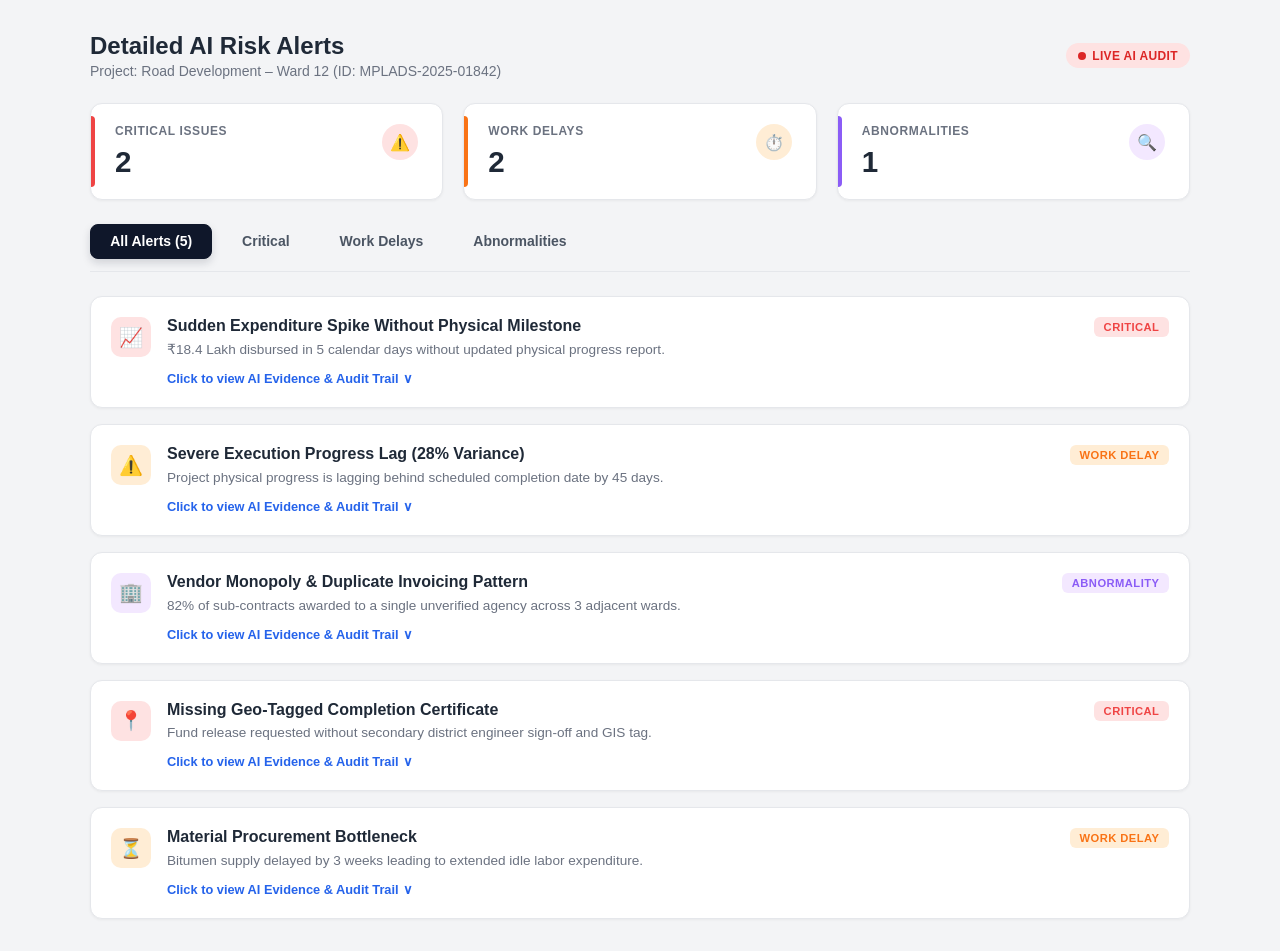
<file: viewriskk.html>
<!DOCTYPE html>
<html lang="en">
<head>
    <meta charset="UTF-8">
    <meta name="viewport" content="width=device-width, initial-scale=1.0">
    <title>Detailed AI Risk Alerts</title>
    <style>
        :root {
            --bg-color: #f3f4f6;
            --card-bg: #ffffff;
            --text-main: #1f2937;
            --text-muted: #6b7280;
            --border-color: #e5e7eb;
            --accent-blue: #2563eb;
            --critical-red: #ef4444;
            --delay-orange: #f97316;
            --abnormality-purple: #8b5cf6;
        }

        * {
            box-sizing: border-box;
            margin: 0;
            padding: 0;
            font-family: -apple-system, BlinkMacSystemFont, "Segoe UI", Roboto, sans-serif;
        }

        body {
            background-color: var(--bg-color);
            color: var(--text-main);
            padding: 2rem;
            display: flex;
            justify-content: center;
        }

        .container {
            width: 100%;
            max-width: 1100px;
            display: flex;
            flex-direction: column;
            gap: 1.5rem;
        }

        /* Top Bar */
        .header-bar {
            display: flex;
            justify-content: space-between;
            align-items: center;
        }

        .header-info h1 {
            font-size: 1.5rem;
            font-weight: 700;
            color: var(--text-main);
        }

        .header-info p {
            font-size: 0.875rem;
            color: var(--text-muted);
            margin-top: 0.2rem;
        }

        .live-badge {
            display: flex;
            align-items: center;
            gap: 0.4rem;
            background: #fee2e2;
            color: #dc2626;
            padding: 0.35rem 0.75rem;
            border-radius: 20px;
            font-size: 0.75rem;
            font-weight: 700;
            letter-spacing: 0.03em;
        }

        .live-dot {
            width: 8px;
            height: 8px;
            background-color: #dc2626;
            border-radius: 50%;
            animation: pulse 1.5s infinite;
        }

        @keyframes pulse {
            0% { opacity: 1; }
            50% { opacity: 0.4; }
            100% { opacity: 1; }
        }

        /* Summary Stat Cards */
        .summary-grid {
            display: grid;
            grid-template-columns: repeat(3, 1fr);
            gap: 1.25rem;
        }

        .summary-card {
            background: var(--card-bg);
            border-radius: 12px;
            padding: 1.25rem 1.5rem;
            display: flex;
            justify-content: space-between;
            align-items: flex-start;
            border: 1px solid var(--border-color);
            position: relative;
            overflow: hidden;
            box-shadow: 0 1px 3px rgba(0,0,0,0.05);
            transition: transform 0.2s ease, box-shadow 0.2s ease;
        }

        .summary-card:hover {
            transform: translateY(-2px);
            box-shadow: 0 4px 12px rgba(0,0,0,0.08);
        }

        .summary-card::before {
            content: '';
            position: absolute;
            left: 0;
            top: 12%;
            bottom: 12%;
            width: 4px;
            border-radius: 0 4px 4px 0;
        }

        .card-critical::before { background-color: var(--critical-red); }
        .card-delay::before { background-color: var(--delay-orange); }
        .card-abnormality::before { background-color: var(--abnormality-purple); }

        .stat-label {
            font-size: 0.75rem;
            font-weight: 700;
            color: var(--text-muted);
            text-transform: uppercase;
            letter-spacing: 0.05em;
        }

        .stat-value {
            font-size: 1.85rem;
            font-weight: 800;
            margin-top: 0.4rem;
            color: var(--text-main);
        }

        .stat-icon {
            width: 36px;
            height: 36px;
            border-radius: 50%;
            display: flex;
            align-items: center;
            justify-content: center;
            font-size: 1rem;
        }

        .icon-critical { background-color: #fee2e2; color: var(--critical-red); }
        .icon-delay { background-color: #ffedd5; color: var(--delay-orange); }
        .icon-abnormality { background-color: #f3e8ff; color: var(--abnormality-purple); }

        /* Navigation Filter Tabs with Enhanced Hover Effects */
        .tabs-container {
            display: flex;
            gap: 0.6rem;
            border-bottom: 1px solid var(--border-color);
            padding-bottom: 0.75rem;
        }

        .tab-btn {
            padding: 0.55rem 1.2rem;
            border-radius: 8px;
            border: 1px solid transparent;
            background: transparent;
            color: #4b5563;
            font-size: 0.875rem;
            font-weight: 600;
            cursor: pointer;
            transition: all 0.2s cubic-bezier(0.4, 0, 0.2, 1);
            user-select: none;
        }

        .tab-btn:hover {
            background-color: #ffffff;
            color: #0f172a;
            border-color: #cbd5e1;
            box-shadow: 0 2px 5px rgba(0, 0, 0, 0.05);
            transform: translateY(-1px);
        }

        .tab-btn.active {
            background-color: #0f172a;
            color: #ffffff;
            border-color: #0f172a;
            box-shadow: 0 4px 8px rgba(15, 23, 42, 0.15);
        }

        .tab-btn.active:hover {
            background-color: #1e293b;
            color: #ffffff;
            transform: translateY(-1px);
        }

        /* Risk Cards Feed */
        .alerts-feed {
            display: flex;
            flex-direction: flex-col;
            flex-direction: column;
            gap: 1rem;
        }

        .alert-card {
            background: var(--card-bg);
            border-radius: 12px;
            padding: 1.25rem;
            border: 1px solid var(--border-color);
            box-shadow: 0 1px 3px rgba(0,0,0,0.05);
            transition: border-color 0.2s ease, box-shadow 0.2s ease, transform 0.2s ease;
        }

        .alert-card:hover {
            border-color: #cbd5e1;
            box-shadow: 0 4px 12px rgba(0,0,0,0.07);
            transform: translateY(-1px);
        }

        .alert-header {
            display: flex;
            align-items: flex-start;
            justify-content: space-between;
            gap: 1rem;
        }

        .alert-main {
            display: flex;
            gap: 1rem;
            align-items: flex-start;
        }

        .alert-type-icon {
            width: 40px;
            height: 40px;
            border-radius: 10px;
            display: flex;
            align-items: center;
            justify-content: center;
            font-size: 1.2rem;
            flex-shrink: 0;
        }

        .alert-details h3 {
            font-size: 1rem;
            font-weight: 700;
            color: var(--text-main);
        }

        .alert-details p {
            font-size: 0.85rem;
            color: var(--text-muted);
            margin-top: 0.3rem;
            line-height: 1.4;
        }

        .badge {
            padding: 0.25rem 0.6rem;
            border-radius: 6px;
            font-size: 0.7rem;
            font-weight: 700;
            letter-spacing: 0.04em;
            text-transform: uppercase;
        }

        .badge-critical { background: #fee2e2; color: var(--critical-red); }
        .badge-delay { background: #ffedd5; color: var(--delay-orange); }
        .badge-abnormality { background: #f3e8ff; color: var(--abnormality-purple); }

        .toggle-btn {
            margin-top: 0.75rem;
            background: none;
            border: none;
            color: var(--accent-blue);
            font-size: 0.8rem;
            font-weight: 600;
            cursor: pointer;
            display: inline-flex;
            align-items: center;
            gap: 0.3rem;
            padding: 0;
            transition: color 0.15s ease;
        }

        .toggle-btn:hover {
            color: #1d4ed8;
            text-decoration: underline;
        }

        .audit-trail {
            display: none;
            margin-top: 1rem;
            padding-top: 1rem;
            border-top: 1px dashed var(--border-color);
            font-size: 0.8rem;
            color: #4b5563;
            background: #f8fafc;
            padding: 0.75rem 1rem;
            border-radius: 6px;
        }

        .audit-trail.show {
            display: block;
        }

        @media (max-width: 768px) {
            .summary-grid {
                grid-template-columns: 1fr;
            }
        }
    </style>
</head>
<body>

    <div class="container">
        <!-- Header -->
        <div class="header-bar">
            <div class="header-info">
                <h1>Detailed AI Risk Alerts</h1>
                <p>Project: Road Development – Ward 12 (ID: MPLADS-2025-01842)</p>
            </div>
            <div class="live-badge">
                <span class="live-dot"></span>
                LIVE AI AUDIT
            </div>
        </div>

        <!-- Metric Cards -->
        <div class="summary-grid">
            <div class="summary-card card-critical">
                <div>
                    <div class="stat-label">Critical Issues</div>
                    <div class="stat-value">2</div>
                </div>
                <div class="stat-icon icon-critical">⚠️</div>
            </div>

            <div class="summary-card card-delay">
                <div>
                    <div class="stat-label">Work Delays</div>
                    <div class="stat-value">2</div>
                </div>
                <div class="stat-icon icon-delay">⏱️</div>
            </div>

            <div class="summary-card card-abnormality">
                <div>
                    <div class="stat-label">Abnormalities</div>
                    <div class="stat-value">1</div>
                </div>
                <div class="stat-icon icon-abnormality">🔍</div>
            </div>
        </div>

        <!-- Filter Tabs with Interactive Hover -->
        <div class="tabs-container">
            <button class="tab-btn active" onclick="filterAlerts('all', this)">All Alerts (5)</button>
            <button class="tab-btn" onclick="filterAlerts('critical', this)">Critical</button>
            <button class="tab-btn" onclick="filterAlerts('delay', this)">Work Delays</button>
            <button class="tab-btn" onclick="filterAlerts('abnormality', this)">Abnormalities</button>
        </div>

        <!-- Risk List Cards -->
        <div class="alerts-feed" id="alertsFeed">

            <div class="alert-card" data-category="critical">
                <div class="alert-header">
                    <div class="alert-main">
                        <div class="alert-type-icon icon-critical">📈</div>
                        <div class="alert-details">
                            <h3>Sudden Expenditure Spike Without Physical Milestone</h3>
                            <p>₹18.4 Lakh disbursed in 5 calendar days without updated physical progress report.</p>
                            <button class="toggle-btn" onclick="toggleAudit(this)">Click to view AI Evidence & Audit Trail <span>∨</span></button>
                            <div class="audit-trail">
                                <strong>AI Flag:</strong> Uncorrelated financial outflow detected on 12-Aug-2026. Zero site inspection uploads matching invoice batch #8821.
                            </div>
                        </div>
                    </div>
                    <span class="badge badge-critical">Critical</span>
                </div>
            </div>

            <div class="alert-card" data-category="delay">
                <div class="alert-header">
                    <div class="alert-main">
                        <div class="alert-type-icon icon-delay">⚠️</div>
                        <div class="alert-details">
                            <h3>Severe Execution Progress Lag (28% Variance)</h3>
                            <p>Project physical progress is lagging behind scheduled completion date by 45 days.</p>
                            <button class="toggle-btn" onclick="toggleAudit(this)">Click to view AI Evidence & Audit Trail <span>∨</span></button>
                            <div class="audit-trail">
                                <strong>AI Flag:</strong> Drone data & site check confirm phase 2 road surfacing is at 32% completion versus planned 60%.
                            </div>
                        </div>
                    </div>
                    <span class="badge badge-delay">Work Delay</span>
                </div>
            </div>

            <div class="alert-card" data-category="abnormality">
                <div class="alert-header">
                    <div class="alert-main">
                        <div class="alert-type-icon icon-abnormality">🏢</div>
                        <div class="alert-details">
                            <h3>Vendor Monopoly & Duplicate Invoicing Pattern</h3>
                            <p>82% of sub-contracts awarded to a single unverified agency across 3 adjacent wards.</p>
                            <button class="toggle-btn" onclick="toggleAudit(this)">Click to view AI Evidence & Audit Trail <span>∨</span></button>
                            <div class="audit-trail">
                                <strong>AI Flag:</strong> Cross-referencing GST numbers flagged identical billing timestamps across Ward 10, 11, and 12.
                            </div>
                        </div>
                    </div>
                    <span class="badge badge-abnormality">Abnormality</span>
                </div>
            </div>

            <div class="alert-card" data-category="critical">
                <div class="alert-header">
                    <div class="alert-main">
                        <div class="alert-type-icon icon-critical">📍</div>
                        <div class="alert-details">
                            <h3>Missing Geo-Tagged Completion Certificate</h3>
                            <p>Fund release requested without secondary district engineer sign-off and GIS tag.</p>
                            <button class="toggle-btn" onclick="toggleAudit(this)">Click to view AI Evidence & Audit Trail <span>∨</span></button>
                            <div class="audit-trail">
                                <strong>AI Flag:</strong> Milestone completion upload lacks embedded EXIF geotag coordinates. Blocked auto-clearance.
                            </div>
                        </div>
                    </div>
                    <span class="badge badge-critical">Critical</span>
                </div>
            </div>

            <div class="alert-card" data-category="delay">
                <div class="alert-header">
                    <div class="alert-main">
                        <div class="alert-type-icon icon-delay">⏳</div>
                        <div class="alert-details">
                            <h3>Material Procurement Bottleneck</h3>
                            <p>Bitumen supply delayed by 3 weeks leading to extended idle labor expenditure.</p>
                            <button class="toggle-btn" onclick="toggleAudit(this)">Click to view AI Evidence & Audit Trail <span>∨</span></button>
                            <div class="audit-trail">
                                <strong>AI Flag:</strong> Supply chain logs reflect delayed dispatch confirmation from local supplier.
                            </div>
                        </div>
                    </div>
                    <span class="badge badge-delay">Work Delay</span>
                </div>
            </div>

        </div>
    </div>

    <script>
        function filterAlerts(category, element) {
            document.querySelectorAll('.tab-btn').forEach(btn => btn.classList.remove('active'));
            element.classList.add('active');

            const cards = document.querySelectorAll('.alert-card');
            cards.forEach(card => {
                if (category === 'all' || card.getAttribute('data-category') === category) {
                    card.style.display = 'block';
                } else {
                    card.style.display = 'none';
                }
            });
        }

        function toggleAudit(button) {
            const trail = button.nextElementSibling;
            const arrow = button.querySelector('span');
            
            if (trail.classList.contains('show')) {
                trail.classList.remove('show');
                arrow.textContent = '∨';
            } else {
                trail.classList.add('show');
                arrow.textContent = '∧';
            }
        }
    </script>
</body>
</html>
</file>
